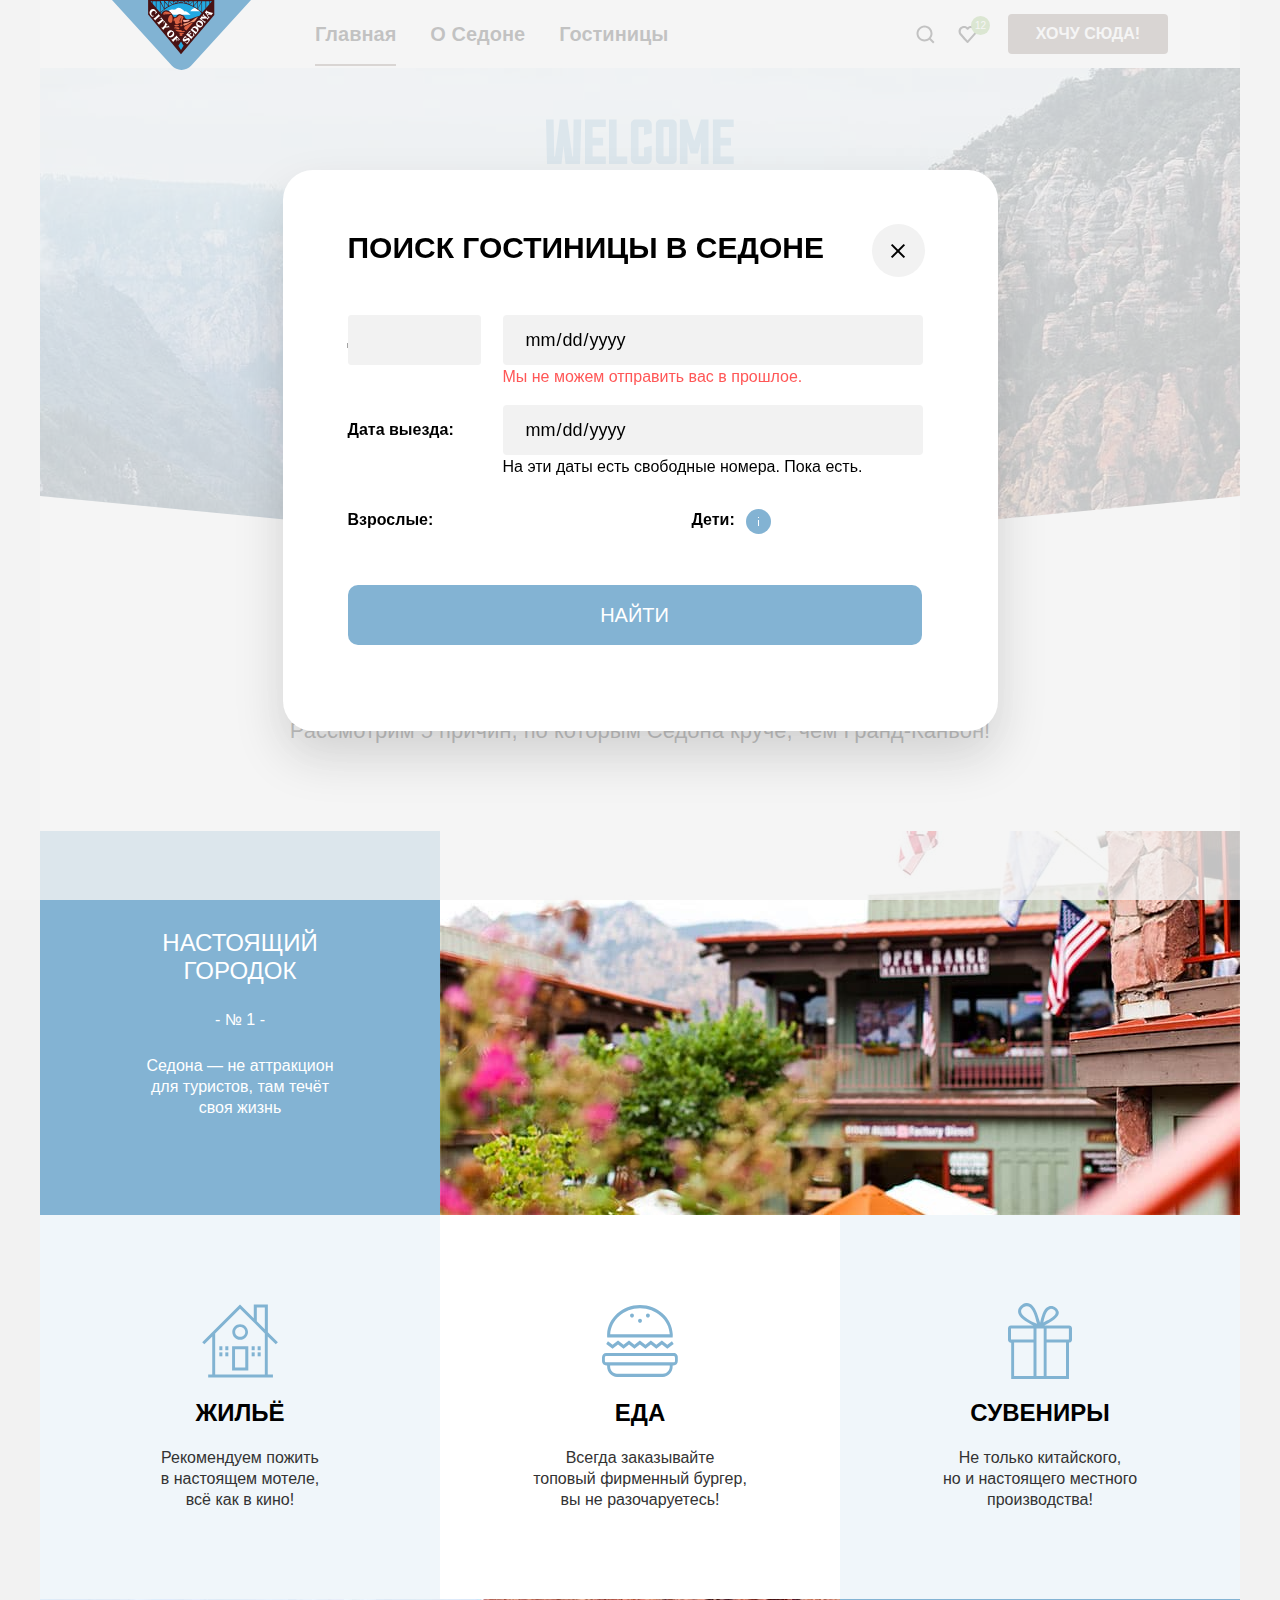
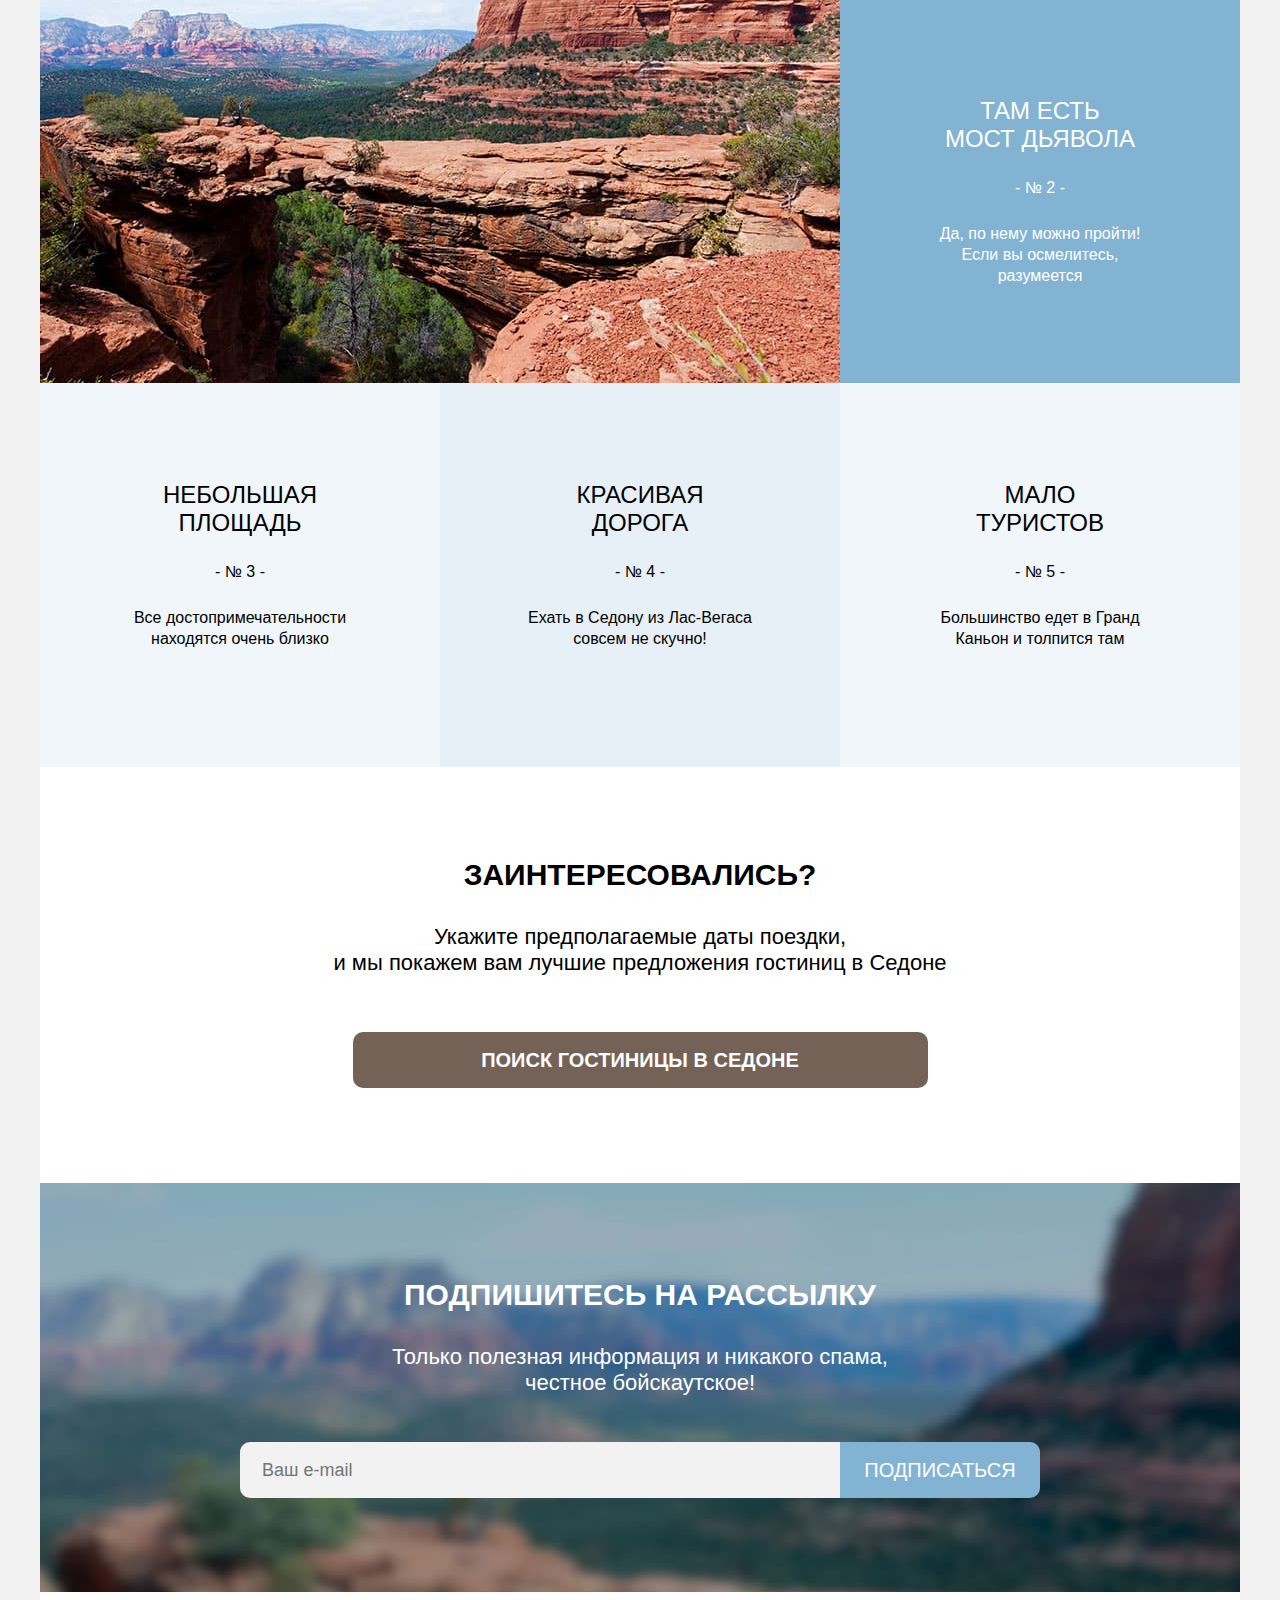
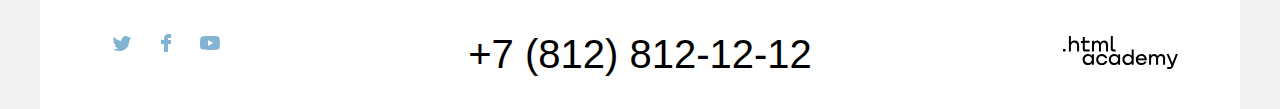
<file: index.html>
<!DOCTYPE html>
<html lang="ru">

<head>
	<meta charset="UTF-8">
	<meta http-equiv="X-UA-Compatible" content="IE=edge">
	<meta name="viewport" content="width=device-width, initial-scale=1.0">
	<link rel="stylesheet" href="css/style.css">
	<title>Sedona</title>
</head>

<body class="page__body">
	<header class="page__header">
		<div class="header__container">
			<nav class="header__nav nav">
				<a href="#" class="logo__link">
					<img src="/img/logo.svg" width="139" height="70" alt="Логотип Sedona.">
				</a>
				<ul class="nav__list">
					<li class="nav__item ">
						<a href="#" class="nav__link nav__link-current">Главная</a>
					</li>
					<li class="nav__item">
						<a href="#" class="nav__link">О Седоне</a>
					</li>
					<li class="nav__item">
						<a href="catalog.html" class="nav__link">Гостиницы</a>
					</li>
				</ul>

				<div class="nav__user">
					<a class="icon__button" href="#">
						<span class="visually-hidden">Поиск</span>
						<svg width="19" height="19" viewBox="0 0 19 19" aria-hidden="true">
							<path
								d="M18.5 17.0083L14.8 13.3287C15.8 12.0359 16.5 10.3453 16.5 8.4558C16.5 4.08011 12.9 0.5 8.5 0.5C4.1 0.5 0.5 4.17956 0.5 8.55525C0.5 12.9309 4.1 16.511 8.5 16.511C10.3 16.511 12 15.9144 13.4 14.8204L17.1 18.5L18.5 17.0083ZM8.5 14.5221C5.2 14.5221 2.5 11.837 2.5 8.55525C2.5 5.27348 5.2 2.5884 8.5 2.5884C11.8 2.5884 14.5 5.27348 14.5 8.55525C14.5 11.837 11.8 14.5221 8.5 14.5221Z" />
						</svg>
					</a>
					<a class="icon__button" href="#">
						<span class="visually-hidden">Избанное</span>
						<span class="icon__button-counter">12</span>
						<svg width="19" height="17" aria-hidden="true" viewBox="0 0 19 17">
							<path
								d="M9.444 17c-.301 0-.602-.1-.802-.4-5.416-6.1-6.72-7.5-7.02-7.9C.92 7.8.519 6.6.519 5.4c0-3 2.406-5.4 5.515-5.4 1.304 0 2.507.5 3.51 1.3C10.547.5 11.851 0 13.054 0c3.008 0 5.516 2.4 5.516 5.4 0 1.3-.502 2.5-1.304 3.4l-7.02 7.9c-.2.2-.401.3-.802.3ZM3.427 7.5c.3.4 3.51 4 6.117 6.9l6.218-7c.501-.5.702-1.2.702-2 0-1.8-1.505-3.3-3.31-3.3-1.002 0-2.005.5-2.707 1.3-.301.3-.602.4-.903.4-.3 0-.602-.2-.802-.4-.702-.8-1.705-1.3-2.708-1.3-1.805 0-3.31 1.5-3.31 3.3-.1.9.302 1.6.703 2.1-.1 0-.1 0 0 0Z" />
						</svg>
					</a>
					<a href="#" class="nav__button button button-secondary">ХОЧУ СЮДА!</a>
				</div>
			</nav>
		</div>
	</header>

	<main class="main__container">
		<div class="main__promo">
			<h1 class="visually-hidden">Туристический город Седона</h1>
		</div>

		<!-- ================ Причины жить в Седоне =============== -->
		<section class="main__reasons reasons">
			<h2 class="visually-hidden">5 причин поехать в Седону</h2>

			<div class="reasons__head">
				<p class="section__title">Седона — небольшой городок в Аризоне, заслуживающий большего!</p>
				<p class="section__description">Рассмотрим 5 причин, по которым Седона круче, чем Гранд-Каньон!</p>
			</div>

			<ol class="reasons__list">
				<li class="reasons__item reasons__item-accent">
					<div class="reasons__description">
						<h3 class="reasons__title">Настоящий <br> городок</h3>
						<p class="reasons__text">Седона — не аттракцион <br>для туристов, там течёт<br> своя жизнь</p>
					</div>
					<img class="reasons__img" src="/img/photo-1.jpg" alt="Фотография городского пейзажа" width="800"
						height="384">

					<ul class="reasons__list-inner">
						<li class="reasons__item-inner reasons__item-inner-house">
							<h4 class="reasons__title">Жильё</h4>
							<p class="reasons__text">Рекомендуем пожить <br> в настоящем мотеле, <br> всё как в кино!</p>
						</li>
						<li class="reasons__item-inner reasons__item-food">
							<h4 class="reasons__title">Еда</h4>
							<p class="reasons__text">Всегда заказывайте <br> топовый фирменный бургер, <br> вы не
								разочаруетесь!</p>
						</li>
						<li class="reasons__item-inner reasons__item-present">
							<h4 class="reasons__title">Сувениры</h4>
							<p class="reasons__text">Не только китайского, <br> но и настоящего местного <br> производства!</p>
						</li>
					</ul>
				</li>

				<li class="reasons__item reasons__item-accent">
					<div class="reasons__description">
						<h3 class="reasons__title">Там есть <br> мост дьявола</h3>
						<p class="reasons__text">Да, по нему можно пройти! <br> Если вы осмелитесь, <br> разумеется</p>
					</div>
					<img class="reasons__img" src="/img/photo-2.jpg" alt="Фотография моста Дьявола" width="800" height="384">
				</li>

				<li class="reasons__item">
					<div class="reasons__description">
						<h3 class="reasons__title">Небольшая <br> площадь</h3>
						<p class="reasons__text">Все достопримечательности <br> находятся очень близко</p>
					</div>
				</li>

				<li class="reasons__item">
					<div class="reasons__description">
						<h3 class="reasons__title">Красивая <br> дорога</h3>
						<p class="reasons__text">Ехать в Седону из Лас-Вегаса <br> совсем не скучно!</p>
					</div>
				</li>

				<li class="reasons__item">
					<div class="reasons__description">
						<h3 class="reasons__title">Мало <br> туристов</h3>
						<p class="reasons__text">Большинство едет в Гранд <br> Каньон и толпится там</p>
					</div>
				</li>
			</ol>
		</section>

		<!--====================== Заинтересовались ========================-->
		<section class="main__interesting interesting">
			<h2 class="visually-hidden">Поиск гостиниц</h2>

			<p class="section__title">Заинтересовались?</p>
			<p class="section__description">Укажите предполагаемые даты поездки, <br> и мы покажем вам лучшие
				предложения гостиниц в Седоне</p>

			<a href="#" class="interesting__button button button-secondary button-large">ПОИСК ГОСТИНИЦЫ В седоне</a>
		</section>

		<!-- ===================== Подпишитесь на рассылку ================= -->
		<section class="main__subscribe subscribe">
			<h2 class="section__title">Подпишитесь на рассылку</h2>
			<p class="section__description">Только полезная информация и никакого спама,<br> честное бойскаутское!</p>

			<form action="https://echo.htmlacademy.ru/" method="post" class="subscribe__form">
				<label class="subscribe__field field">
					<span class="visually-hidden">Ваш e-mail</span>
					<input class="field__input" type="email" name="subscribe__email" placeholder="Ваш e-mail">
				</label>
				<button type="submit" class="subscribe__button button button-large">Подписаться</button>
			</form>
		</section>
	</main>

	<!-- =================== FOOTER ========================================= -->

	<footer class="page__footer footer">
		<ul class="footer__social social">
			<li class="social__item">
				<a class="social__link" href="https://twitter.com/htmlacademy_ru">
					<span class="visually-hidden">Twitter</span>
					<svg xmlns="http://www.w3.org/2000/svg" width="18" height="15" viewBox="0 0 18 15" aria-hidden="true">
						<path
							d="M11.6.194c1.8-.5 3.2.3 3.8 1.2.7-.2 1.4-.5 2.1-.7 0 .9-.6 1.5-.9 1.8.7.1 1.4-.6 1.4-.6-.2 1-1.1 1.8-1.7 2-.2 6.8-3.3 11.2-10.6 11.1h-.5c-.4 0-4.4-.5-5.2-1.9 2.4.2 4.1-.4 5-1.2-1-.3-2.9-.4-3.2-2.9.4.1.6.2 1.3.1-1.3-.8-2.7-1.6-2.6-3.8.3.3 1.1.5 1.4.5-.8-.2-2.1-3.3-1-4.9 1.9 1.9 4 3.6 7.6 3.8.2-2.4 1.2-3.9 3.1-4.5Z" />
					</svg>
				</a>
			</li>
			<li class="social__item">
				<a class="social__link" href="https://www.facebook.com/htmlacademy">
					<span class="visually-hidden">Facebook</span>
					<svg xmlns="http://www.w3.org/2000/svg" width="10" height="18" viewBox="0 0 10 18" aria-hidden="true">
						<path d="M7 0C4.8 0 3 1.8 3 4v2H0v4h3v8h4v-8h3V6H7V4h3V0H7Z" />
					</svg>
				</a>
			</li>
			<li class="social__item">
				<a class="social__link" href="https://www.youtube.com/c/HTMLAcademyRUS">
					<span class="visually-hidden">Youtube</span>
					<svg xmlns="http://www.w3.org/2000/svg" width="20" height="14" viewBox="0 0 20 14" aria-hidden="true">
						<path fill-rule="evenodd"
							d="M17.814.418c.86.23 1.537.907 1.768 1.768C19.998 3.746 20 7 20 7s0 3.255-.418 4.814a2.505 2.505 0 0 1-1.768 1.768c-1.56.419-7.814.419-7.814.419s-6.255 0-7.814-.418a2.505 2.505 0 0 1-1.768-1.769C0 10.255 0 7 0 7s0-3.255.418-4.814A2.505 2.505 0 0 1 2.186.418C3.746 0 10 0 10 0s6.255 0 7.814.418Zm-4.62 6.583-5.196 3V4l5.196 3Z"
							clip-rule="evenodd" />
					</svg>
				</a>
			</li>
		</ul>

		<a href="tel:88128121212" class="footer__phone">+7 (812) 812-12-12</a>

		<a href="https://htmlacademy.ru/" class="footer__logo">
			<span class="visually-hidden">Разработано HTML Academy</span>
			<svg class="footer__logo-img" width="115" height="33" viewBox="0 0 115 33" aria-hidden="true">
				<path
					d="M0 12.9v2.6h2.5v-2.6H0ZM11.6 4.5c-1.6 0-2.8.7-3.6 1.7h-.1V0h-2v15.5h2v-5.3c0-2.1 1.3-3.6 3.3-3.6 1.8 0 2.9 1.4 2.9 3.2v5.7h2V9.4c.1-3-1.8-4.9-4.5-4.9ZM26.6 4.8h-4.8V1.1h-2v3.8h-1.9v2h1.9v6c0 1.7 1 2.7 2.7 2.7h4.1v-2h-3.7c-.7 0-1.1-.4-1.1-1.1V6.8h4.8v-2ZM41.1 4.6c-1.6 0-2.9.8-3.5 2.1h-.1a3.7 3.7 0 0 0-3.4-2.1c-1.4 0-2.5.8-3.1 1.8h-.1V4.8H29v10.6h2V10c0-2 1-3.5 2.6-3.5 1.5 0 2.4 1 2.4 2.6v6.3h2V9.8c0-2.4 1.4-3.3 2.6-3.3 1.5 0 2.4 1 2.4 2.6v6.3h2V8.9c.1-2.5-1.4-4.3-3.9-4.3ZM47.8 12.7c0 1.7 1 2.7 2.8 2.7h2v-2h-1.7c-.7 0-1.1-.4-1.1-1.1V0h-2v12.7ZM28.9 19.7a4.9 4.9 0 0 0-3.9-1.8c-3.1 0-5.4 2.3-5.4 5.6s2.3 5.6 5.4 5.6c1.8 0 3-.8 3.8-1.9h.1v1.6h2V18.2h-2v1.5Zm-3.6 7.4a3.5 3.5 0 0 1-3.6-3.6c0-2 1.4-3.6 3.6-3.6s3.6 1.6 3.6 3.6c0 1.9-1.4 3.6-3.6 3.6ZM44.2 22c-.5-2.4-2.6-4.1-5.4-4.1a5.4 5.4 0 0 0-5.6 5.6c0 3.1 2.2 5.6 5.6 5.6 2.8 0 4.9-1.8 5.4-4.2h-2.1a3.4 3.4 0 0 1-3.3 2.3 3.5 3.5 0 0 1-3.6-3.6c0-2 1.4-3.6 3.6-3.6 1.6 0 2.8 1 3.3 2.2h2.1V22ZM55.1 19.7a4.9 4.9 0 0 0-3.9-1.8c-3.1 0-5.4 2.3-5.4 5.6s2.3 5.6 5.4 5.6c1.8 0 3-.8 3.8-1.9h.1v1.6h2V18.2h-2v1.5Zm-3.6 7.4a3.5 3.5 0 0 1-3.6-3.6c0-2 1.4-3.6 3.6-3.6s3.6 1.6 3.6 3.6c0 1.9-1.5 3.6-3.6 3.6ZM68.7 19.8a5 5 0 0 0-3.9-1.9c-3.1 0-5.4 2.3-5.4 5.6s2.2 5.6 5.4 5.6c1.7 0 3-.8 3.8-1.8h.1v1.5h2V13.4h-2v6.4Zm-3.6 7.3a3.5 3.5 0 0 1-3.6-3.6c0-2 1.4-3.6 3.6-3.6s3.6 1.6 3.6 3.6c-.1 2-1.5 3.6-3.6 3.6ZM78.3 17.9a5.4 5.4 0 0 0-5.5 5.6c0 3 2.1 5.6 5.5 5.6 2.5 0 4.5-1.3 5.2-3.6h-2.1c-.5 1-1.6 1.6-3 1.6-1.9 0-3.3-1.3-3.4-2.9h8.8c.2-3.6-2-6.3-5.5-6.3Zm0 1.9c1.7 0 3 1 3.3 2.6h-6.5a3.2 3.2 0 0 1 3.2-2.6ZM98.2 17.9a4 4 0 0 0-3.6 2h-.1c-.6-1.2-1.8-2-3.4-2-1.4 0-2.5.7-3.1 1.8v-1.5h-1.9v10.6h2v-5.4c0-2 1-3.4 2.6-3.5 1.5 0 2.4 1 2.4 2.6v6.3h2v-5.6c0-2.4 1.4-3.3 2.6-3.3 1.5 0 2.4 1 2.4 2.6v6.3h2v-6.5c.1-2.6-1.4-4.4-3.9-4.4ZM109.4 27l-3.6-8.9h-2.2l4.8 11.6c-.3.9-.7 1.2-1.7 1.2h-2.5v2h2.5c1.8 0 2.8-.8 3.5-2.6l4.7-12.2h-2.1l-3.4 8.9Z" />
			</svg>
		</a>
	</footer>

	<div class="modal__container">
		<section class="modal modal__booking">
			<h2 class="modal__title section__title">Поиск гостиницы в Седоне</h2>
			<button class="modal__close-button"><span class="visually-hidden">Закрыть</span></button>
			<br>
			<form action="https://echo.htmlacademy.ru/" class="modal__form" method="post">
				<label class="modal__label modal__label-arriving" for="arriving">Дата заезда:</label>
				<input class="modal__input modal__arriving field__input" type="date" name="arriving" required>

				<span class="modal__description modal__description-arriving modal__description-error">Мы не можем отправить
					вас в прошлое.</span>

				<label class="modal__label modal__label-leaving" name="leaving">Дата выезда:</label>
				<input type="date" class="modal__input modal__leaving field__input" name="leaving" required>
				<span class="modal__description modal__description-leaving">На эти даты есть
					свободные номера. Пока
					есть.</span>

				<label class="modal__label modal__label-adults" for="adults">Взрослые:</label>
				<input class="modal__input modal__quantity field__input" type="number" name="adults" required>


				<label class="modal__label modal__label-kids" for="kids">Дети:
					<button class="modal__info">
						<div class="modal__info-active">
							<span class="">Укажите количество детей, которые будут с
								вами, возраст которых от 6 до 18 лет. Дети до 6 лет размещаются бесплатно.
							</span>
						</div>
					</button>
				</label>
				<input type="number" class="modal__input modal__quantity modal__quantity-kids field__input" name="kids"
					required>

				<button type="submit" class="button button-large modal__button">Найти</button>
			</form>
		</section>
	</div>
</body>

</html>
</file>
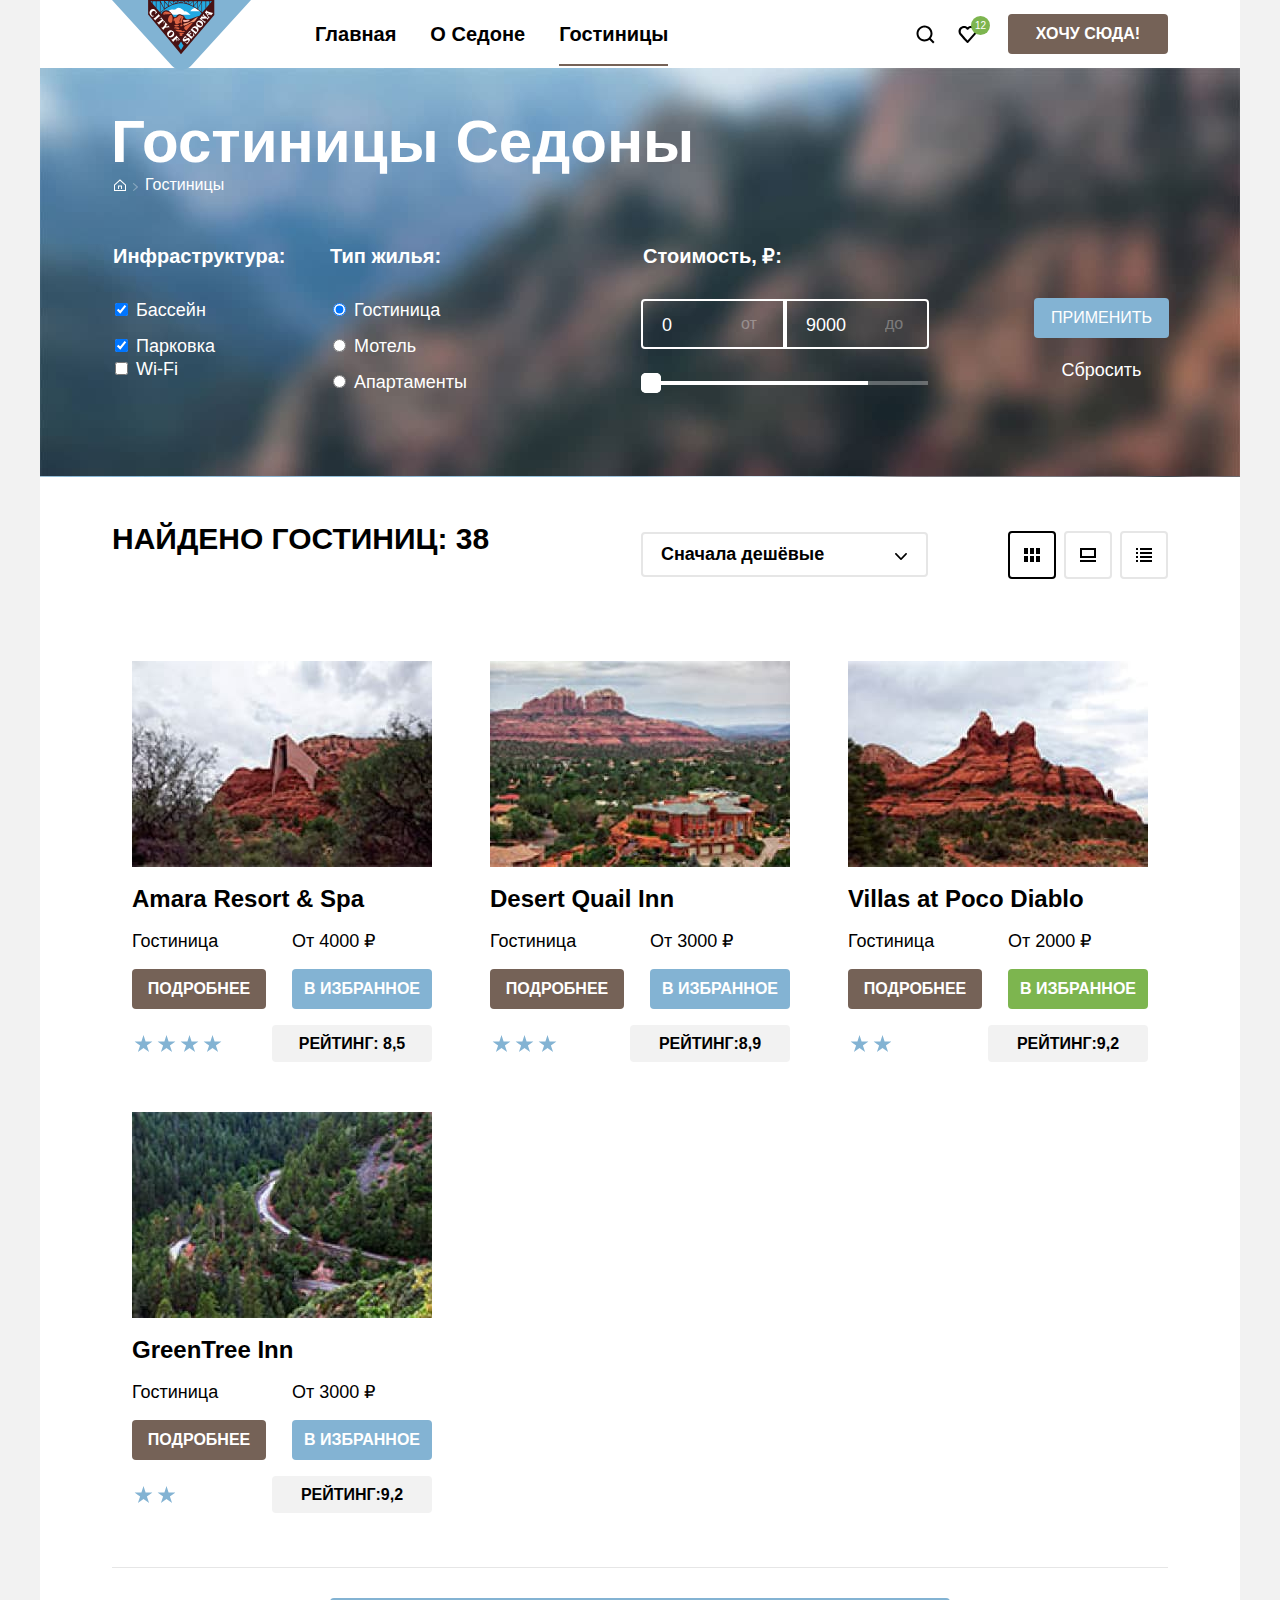
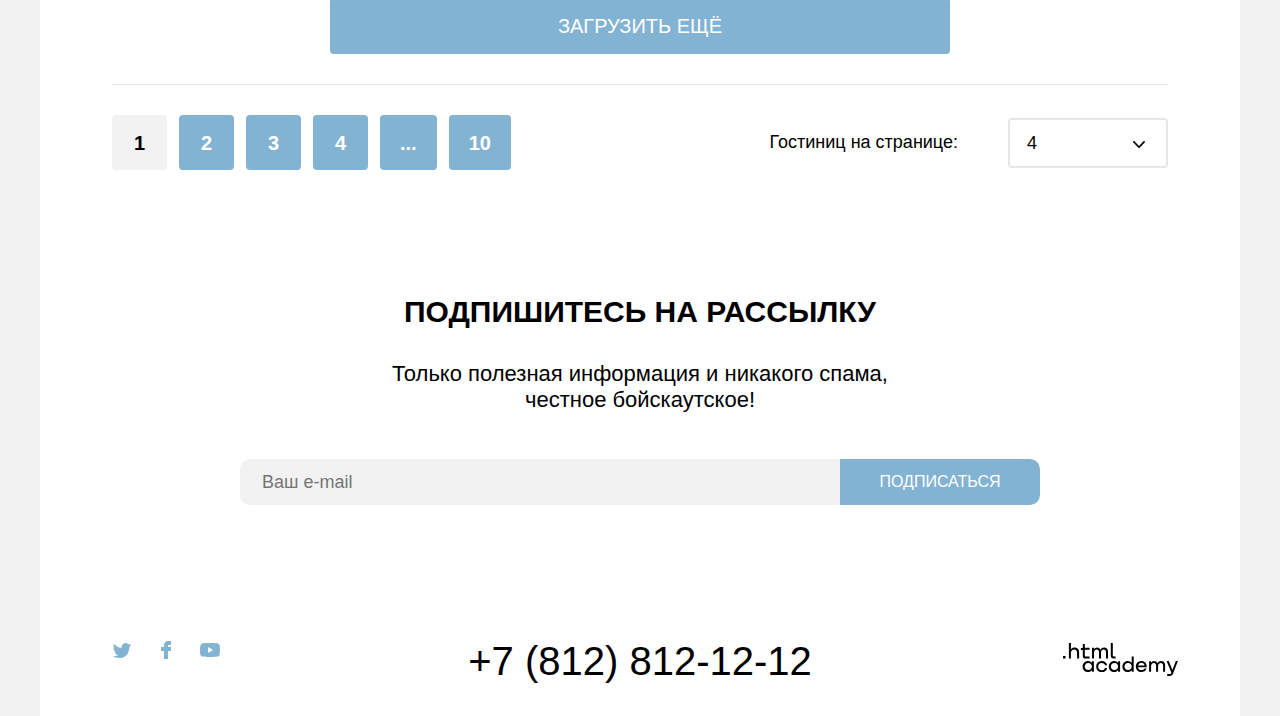
<file: catalog.html>
<!DOCTYPE html>
<html lang="ru">

<head>
	<meta charset="UTF-8">
	<meta http-equiv="X-UA-Compatible" content="IE=edge">
	<meta name="viewport" content="width=device-width, initial-scale=1.0">
	<link rel="stylesheet" href="css/style.css">
	<title>Гостиницы Седоны</title>
</head>

<body class="page__body">
	<header class="page__header">
		<div class="header__container">
			<nav class="header__nav nav">
				<a href="#" class="logo__link">
					<img src="/img/logo.svg" width="139" height="70" alt="Логотип Sedona.">
				</a>
				<ul class="nav__list">
					<li class="nav__item ">
						<a href="#" class="nav__link">Главная</a>
					</li>
					<li class="nav__item">
						<a href="#" class="nav__link">О Седоне</a>
					</li>
					<li class="nav__item">
						<a href="catalog.html" class="nav__link nav__link-current">Гостиницы</a>
					</li>
				</ul>

				<div class="nav__user">
					<a class="icon__button" href="#">
						<span class="visually-hidden">Поиск</span>
						<svg width="19" height="19" viewBox="0 0 19 19" aria-hidden="true">
							<path
								d="M18.5 17.0083L14.8 13.3287C15.8 12.0359 16.5 10.3453 16.5 8.4558C16.5 4.08011 12.9 0.5 8.5 0.5C4.1 0.5 0.5 4.17956 0.5 8.55525C0.5 12.9309 4.1 16.511 8.5 16.511C10.3 16.511 12 15.9144 13.4 14.8204L17.1 18.5L18.5 17.0083ZM8.5 14.5221C5.2 14.5221 2.5 11.837 2.5 8.55525C2.5 5.27348 5.2 2.5884 8.5 2.5884C11.8 2.5884 14.5 5.27348 14.5 8.55525C14.5 11.837 11.8 14.5221 8.5 14.5221Z" />
						</svg>
					</a>
					<a class="icon__button" href="#">
						<span class="visually-hidden">Избанное</span>
						<span class="icon__button-counter">12</span>
						<svg width="19" height="17" aria-hidden="true" viewBox="0 0 19 17">
							<path
								d="M9.444 17c-.301 0-.602-.1-.802-.4-5.416-6.1-6.72-7.5-7.02-7.9C.92 7.8.519 6.6.519 5.4c0-3 2.406-5.4 5.515-5.4 1.304 0 2.507.5 3.51 1.3C10.547.5 11.851 0 13.054 0c3.008 0 5.516 2.4 5.516 5.4 0 1.3-.502 2.5-1.304 3.4l-7.02 7.9c-.2.2-.401.3-.802.3ZM3.427 7.5c.3.4 3.51 4 6.117 6.9l6.218-7c.501-.5.702-1.2.702-2 0-1.8-1.505-3.3-3.31-3.3-1.002 0-2.005.5-2.707 1.3-.301.3-.602.4-.903.4-.3 0-.602-.2-.802-.4-.702-.8-1.705-1.3-2.708-1.3-1.805 0-3.31 1.5-3.31 3.3-.1.9.302 1.6.703 2.1-.1 0-.1 0 0 0Z" />
						</svg>
					</a>
					<a href="#" class="nav__button button button-secondary">ХОЧУ СЮДА!</a>
				</div>
			</nav>
		</div>
	</header>

	<!-- ==============MAIN============================= -->
	<main class="main__container main__catalog">
		<div class="catalog__header-image">
			<div class="page__container-catalog">
				<!-- ============ШАПКА КАТАЛОГА============ -->
				<section class="catalog__header">
					<h1 class="catalog__title">Гостиницы Седоны</h1>
					<ul class="catalog__breadcrumbs">
						<li class="breadcrumbs__item">
							<a href="/index.html" class="breadcrumbs__link breadcrumbs__link-home">
								<span class="visually-hidden">Главная</span>
							</a>
						</li>
						<li class="breadcrumbs__item">
							<a href="#" class="breadcrumbs__link">Гостиницы</a>
						</li>
					</ul>
				</section>

				<!-- ============ФИЛЬТРЫ КАТАЛОГА ====================-->
				<section class="catalog__filter">
					<h2 class="visually-hidden">Выбор гостиницы</h2>

					<form action="https://echo.htmlacademy.ru/" class="filter__form" method="get">

						<!-- ======= ФИЛЬТР ИНФРАСТРУКТУРА ============= -->
						<fieldset class="filter__group">
							<legend class="filter__title">Инфраструктура:</legend>

							<ul class="filter__list">
								<li class="filter__item">
									<label class="facility">
										<input type="checkbox" name="swimming-pool" class="filter__input" checked>
										<span class="facility__label">Бассейн</span>
									</label>
								</li>
								<li class="facility__item">
									<label class="facility">
										<input type="checkbox" name="parking" class="filter__input" checked>
										<span class="facility__label">Парковка</span>
									</label>
								</li>
								<li class="facility__item">
									<label class="facility">
										<input type="checkbox" name="wi-fi" class="filter__input">
										<span class="facility__label">Wi-Fi</span>
									</label>
								</li>
							</ul>
						</fieldset>

						<!-- =======ФИЛЬТР ТИП ЖИЛЬЯ ================ -->
						<fieldset class="filter__group">
							<legend class="filter__title">Тип жилья:</legend>

							<ul class="filter__list">
								<li class="filter__item">
									<label class="type">
										<input type="radio" name="hotel" class="filter__input" checked>
										<span class="type__label">Гостиница</span>
									</label>
								</li>
								<li class="filter__item">
									<label class="type">
										<input type="radio" name="motel" class="filter__input">
										<span class="type__label">Мотель</span>
									</label>
								</li>
								<li class="filter__item">
									<label class="type">
										<input type="radio" name="apartaments" class="filter__input">
										<span class="facility__label">Апартаменты</span>
									</label>
								</li>
							</ul>
						</fieldset>

						<!-- ==========ФИЛЬТР СТОИМОСТЬ ================= -->
						<fieldset class="filter__group filter__group-price">
							<legend class="filter__title">Стоимость, ₽:</legend>

							<div class="filter__range range">
								<label class="range__field">
									<span class="range__title">от</span>
									<input class="range__input" type="number" name="min-price" value="0" min="0" max="10000">
								</label>

								<label class="range__field">
									<span class="range__title">до</span>
									<input class="range__input" type="number" name="max-price" value="9000" min="0" max="10000">
								</label>

								<div class="range__slider slider">
									<div class="slider__bar">
										<button class='slider__pin' type="button">
											<span class="visually-hidden">Минимальная стоимость гостиницы</span>
										</button>
										<button class='slider__pin' type="button">
											<span class="visually-hidden">Максимальная стоимость гостиницы</span>
										</button>
									</div>
								</div>
							</div>
						</fieldset>

						<div class="filter__buttons">
							<button class="button" type="submit">Применить</button>
							<button class="filter__reset" type="reset">Сбросить</button>
						</div>
					</form>
				</section>
			</div>
		</div>


		<section class="catalog">
			<h2 class="visually-hidden">Результаты поиска</h2>

			<!-- ==================ШАПКА НАЙДЕНО ГОСТИНИЦ ================== -->
			<div class="catalog__sorting">
				<p class="section__title sorting__title">Найдено гостиниц: 38</p>

				<h3 class="visually-hidden">Сортировка и отображение</h3>

				<details class="select catalog__select">
					<summary class="select__button">Сначала дешёвые</summary>

					<ul class="select__list">
						<li class="select__item select__item-active">
							<a href="#" class="select__option">Сначала дешёвые</a>
						</li>
						<li class="select__item">
							<a href="#" class="select__option">Сначала дорогие</a>
						</li>
						<li class="select__item">
							<a href="#" class="select__option">Сначала популярные</a>
						</li>
						<li class="select__item">
							<a href="#" class="select__option">Сначала комфортные</a>
						</li>
					</ul>
				</details>

				<ul class="view">
					<li class="view__item view__item-active">
						<a href="#" class="view__link view__link-cards">
							<span class="visually-hidden">Плитка</span>
						</a>
					</li>
					<li class="view__item">
						<a href="#" class="view__link view__link-slides">
							<span class="visually-hidden">По одному</span>
						</a>
					</li>
					<li class="view__item">
						<a href="#" class="view__link view__link-list">
							<span class="visually-hidden">Список</span>
						</a>
					</li>
				</ul>
			</div>


			<!-- ==================== ИНТЕРНЕТ-МАГАЗИН ====================== -->
			<div class="card__list">
				<h3 class="visually-hidden">Предлагаемый список гостиниц</h3>

				<article class="card__item">
					<a href="#" class="card__link">
						<h4 class="card__title">Amara Resort & Spa</h4>
					</a>

					<img src="/img/hotel-1-1 (1).jpg" alt="Изображение гостиницы Amara Resort & Spa." class="card__img"
						width="300" height="206">

					<p class="card__subtitle">
						<span class="card__type">Гостиница</span>
						<span class="card__price">От 4000 ₽</span>
					</p>

					<a href="#" class="card__details button button-secondary">Подробнее</a>
					<a href="#" class="card__liked button">В избранное</a>

					<p class="card__stars stars-four">
						<span class="visually-hidden">4 звезды</span>
					</p>
					<p class="card__rating">Рейтинг: 8,5</p>
				</article>

				<article class="card__item">
					<a href="" class="card__link">
						<h4 class="card__title">
							Desert Quail Inn
						</h4>
					</a>

					<img src="/img/hotel-1-2 (1).jpg" alt="Изображение гостиницы Desert Quail Inn." class="card__img"
						width="300" height="206">

					<p class="card__subtitle">
						<span class="card__type">Гостиница</span>
						<span class="card__price">От 3000 ₽</span>
					</p>

					<a href="#" class="card__details button button-secondary">Подробнее</a>
					<a href="#" class="card__liked button">В избранное</a>

					<p class="card__stars stars-three">
						<span class="visually-hidden">3 звезды</span>
					</p>
					<p class="card__rating">Рейтинг:8,9</p>
				</article>


				<article class="card__item">
					<a href="" class="card__link">
						<h4 class="card__title">
							Villas at Poco Diablo
						</h4>
					</a>

					<img src="/img/hotel-1-3 (1).jpg" alt="Изображение гостиницы Villas at Poco Diablo." class="card__img"
						width="300" height="206">

					<p class="card__subtitle">
						<span class="card__type">Гостиница</span>
						<span class="card__price">От 2000 ₽</span>
					</p>

					<a href="#" class="card__details button button-secondary">Подробнее</a>
					<a href="#" class="card__liked button button__success">В избранное</a>

					<p class="card__stars stars-two">
						<span class="visually-hidden">2 звезды</span>
					</p>
					<p class="card__rating">Рейтинг:9,2</p>
				</article>

				<article class="card__item">
					<a href="" class="card__link">
						<h4 class="card__title">
							GreenTree Inn
						</h4>
					</a>

					<img src="/img/hotel-1 (1).jpg" alt="Изображение гостиницы GreenTree Inn." class="card__img" width="300"
						height="206">

					<p class="card__subtitle">
						<span class="card__type">Гостиница</span>
						<span class="card__price">От 3000 ₽</span>
					</p>

					<a href="#" class="card__details button button-secondary">Подробнее</a>
					<a href="#" class="card__liked button">В избранное</a>

					<p class="card__stars stars-two">
						<span class="visually-hidden">2 звезды</span>
					</p>
					<p class="card__rating">Рейтинг:9,2</p>
				</article>

			</div>

			<!-- ================ ПАГИНАЦИЯ ============================== -->
			<div class="pagination">
				<button class="button button-large pagination__button" type="button">Загрузить
					ещё</button>

				<div class="pagination__nav">
					<h3 class="visually-hidden">Список страниц</h3>

					<ul class="pagination__list">
						<li class="pagination__item pagination__item-active">
							<a class="pagination__link" href="#">1</a>
						</li>
						<li class="pagination__item">
							<a class="pagination__link" href="#">2</a>
						</li>
						<li class="pagination__item">
							<a class="pagination__link" href="#">3</a>
						</li>
						<li class="pagination__item">
							<a class="pagination__link" href="#">4</a>
						</li>
						<li class="pagination__item">
							<a class="pagination__link" href="#">...</a>
						</li>
						<li class="pagination__item">
							<a class="pagination__link" href="#">10</a>
						</li>
					</ul>

					<div class="pagination__select">
						<p class="pagination__select-text">Гостиниц на странице:</p>

						<details class="select">
							<summary class="select__button select__button-pagination">4</summary>

							<ul class="select__menu">
								<li class="select__item select__item-active">
									<a href="#" class="select__option">5</a>
								</li>
								<li class="select__item">
									<a href="#" class="select__option">6</a>
								</li>
								<li class="select__item">
									<a href="#" class="select__option">9</a>
								</li>
								<li class="select__item">
									<a href="#" class="select__option">12</a>
								</li>
							</ul>
						</details>
					</div>
				</div>
			</div>
		</section>

		<!-- =================ПОДПИСАТЬСЯ =================== -->
		<section class="catalog__subscribe subscribe">
			<h2 class="section__title">Подпишитесь на рассылку</h2>
			<p class='section__description'>Только полезная информация и никакого спама, <br> честное бойскаутское!</p>

			<form action="https://echo.htmlacademy.ru/" method="post" class="subscribe__form">

				<label class="subscribe__field field">
					<span class="visually-hidden">Ваш e-mail</span>
					<input class="field__input" type="email" name="subscribe__email" placeholder="Ваш e-mail">
				</label>
				<button type="submit" class="subscribe__button button">Подписаться</button>
			</form>
		</section>
	</main>

	<!-- ================FOOTER ========================== -->
	<footer class="page__footer footer">
		<ul class="footer__social social">
			<li class="social__item">
				<a class="social__link" href="https://twitter.com/htmlacademy_ru">
					<span class="visually-hidden">Twitter</span>
					<svg xmlns="http://www.w3.org/2000/svg" width="18" height="15" viewBox="0 0 18 15" aria-hidden="true">
						<path
							d="M11.6.194c1.8-.5 3.2.3 3.8 1.2.7-.2 1.4-.5 2.1-.7 0 .9-.6 1.5-.9 1.8.7.1 1.4-.6 1.4-.6-.2 1-1.1 1.8-1.7 2-.2 6.8-3.3 11.2-10.6 11.1h-.5c-.4 0-4.4-.5-5.2-1.9 2.4.2 4.1-.4 5-1.2-1-.3-2.9-.4-3.2-2.9.4.1.6.2 1.3.1-1.3-.8-2.7-1.6-2.6-3.8.3.3 1.1.5 1.4.5-.8-.2-2.1-3.3-1-4.9 1.9 1.9 4 3.6 7.6 3.8.2-2.4 1.2-3.9 3.1-4.5Z" />
					</svg>
				</a>
			</li>
			<li class="social__item">
				<a class="social__link" href="https://www.facebook.com/htmlacademy">
					<span class="visually-hidden">Facebook</span>
					<svg xmlns="http://www.w3.org/2000/svg" width="10" height="18" viewBox="0 0 10 18" aria-hidden="true">
						<path d="M7 0C4.8 0 3 1.8 3 4v2H0v4h3v8h4v-8h3V6H7V4h3V0H7Z" />
					</svg>
				</a>
			</li>
			<li class="social__item">
				<a class="social__link" href="https://www.youtube.com/c/HTMLAcademyRUS">
					<span class="visually-hidden">Youtube</span>
					<svg xmlns="http://www.w3.org/2000/svg" width="20" height="14" viewBox="0 0 20 14" aria-hidden="true">
						<path fill-rule="evenodd"
							d="M17.814.418c.86.23 1.537.907 1.768 1.768C19.998 3.746 20 7 20 7s0 3.255-.418 4.814a2.505 2.505 0 0 1-1.768 1.768c-1.56.419-7.814.419-7.814.419s-6.255 0-7.814-.418a2.505 2.505 0 0 1-1.768-1.769C0 10.255 0 7 0 7s0-3.255.418-4.814A2.505 2.505 0 0 1 2.186.418C3.746 0 10 0 10 0s6.255 0 7.814.418Zm-4.62 6.583-5.196 3V4l5.196 3Z"
							clip-rule="evenodd" />
					</svg>
				</a>
			</li>
		</ul>

		<a href="tel:88128121212" class="footer__phone">+7 (812) 812-12-12</a>

		<a href="https://htmlacademy.ru/" class="footer__logo">
			<span class="visually-hidden">Разработано HTML Academy</span>
			<svg class="footer__logo-img" width="115" height="33" viewBox="0 0 115 33" aria-hidden="true">
				<path
					d="M0 12.9v2.6h2.5v-2.6H0ZM11.6 4.5c-1.6 0-2.8.7-3.6 1.7h-.1V0h-2v15.5h2v-5.3c0-2.1 1.3-3.6 3.3-3.6 1.8 0 2.9 1.4 2.9 3.2v5.7h2V9.4c.1-3-1.8-4.9-4.5-4.9ZM26.6 4.8h-4.8V1.1h-2v3.8h-1.9v2h1.9v6c0 1.7 1 2.7 2.7 2.7h4.1v-2h-3.7c-.7 0-1.1-.4-1.1-1.1V6.8h4.8v-2ZM41.1 4.6c-1.6 0-2.9.8-3.5 2.1h-.1a3.7 3.7 0 0 0-3.4-2.1c-1.4 0-2.5.8-3.1 1.8h-.1V4.8H29v10.6h2V10c0-2 1-3.5 2.6-3.5 1.5 0 2.4 1 2.4 2.6v6.3h2V9.8c0-2.4 1.4-3.3 2.6-3.3 1.5 0 2.4 1 2.4 2.6v6.3h2V8.9c.1-2.5-1.4-4.3-3.9-4.3ZM47.8 12.7c0 1.7 1 2.7 2.8 2.7h2v-2h-1.7c-.7 0-1.1-.4-1.1-1.1V0h-2v12.7ZM28.9 19.7a4.9 4.9 0 0 0-3.9-1.8c-3.1 0-5.4 2.3-5.4 5.6s2.3 5.6 5.4 5.6c1.8 0 3-.8 3.8-1.9h.1v1.6h2V18.2h-2v1.5Zm-3.6 7.4a3.5 3.5 0 0 1-3.6-3.6c0-2 1.4-3.6 3.6-3.6s3.6 1.6 3.6 3.6c0 1.9-1.4 3.6-3.6 3.6ZM44.2 22c-.5-2.4-2.6-4.1-5.4-4.1a5.4 5.4 0 0 0-5.6 5.6c0 3.1 2.2 5.6 5.6 5.6 2.8 0 4.9-1.8 5.4-4.2h-2.1a3.4 3.4 0 0 1-3.3 2.3 3.5 3.5 0 0 1-3.6-3.6c0-2 1.4-3.6 3.6-3.6 1.6 0 2.8 1 3.3 2.2h2.1V22ZM55.1 19.7a4.9 4.9 0 0 0-3.9-1.8c-3.1 0-5.4 2.3-5.4 5.6s2.3 5.6 5.4 5.6c1.8 0 3-.8 3.8-1.9h.1v1.6h2V18.2h-2v1.5Zm-3.6 7.4a3.5 3.5 0 0 1-3.6-3.6c0-2 1.4-3.6 3.6-3.6s3.6 1.6 3.6 3.6c0 1.9-1.5 3.6-3.6 3.6ZM68.7 19.8a5 5 0 0 0-3.9-1.9c-3.1 0-5.4 2.3-5.4 5.6s2.2 5.6 5.4 5.6c1.7 0 3-.8 3.8-1.8h.1v1.5h2V13.4h-2v6.4Zm-3.6 7.3a3.5 3.5 0 0 1-3.6-3.6c0-2 1.4-3.6 3.6-3.6s3.6 1.6 3.6 3.6c-.1 2-1.5 3.6-3.6 3.6ZM78.3 17.9a5.4 5.4 0 0 0-5.5 5.6c0 3 2.1 5.6 5.5 5.6 2.5 0 4.5-1.3 5.2-3.6h-2.1c-.5 1-1.6 1.6-3 1.6-1.9 0-3.3-1.3-3.4-2.9h8.8c.2-3.6-2-6.3-5.5-6.3Zm0 1.9c1.7 0 3 1 3.3 2.6h-6.5a3.2 3.2 0 0 1 3.2-2.6ZM98.2 17.9a4 4 0 0 0-3.6 2h-.1c-.6-1.2-1.8-2-3.4-2-1.4 0-2.5.7-3.1 1.8v-1.5h-1.9v10.6h2v-5.4c0-2 1-3.4 2.6-3.5 1.5 0 2.4 1 2.4 2.6v6.3h2v-5.6c0-2.4 1.4-3.3 2.6-3.3 1.5 0 2.4 1 2.4 2.6v6.3h2v-6.5c.1-2.6-1.4-4.4-3.9-4.4ZM109.4 27l-3.6-8.9h-2.2l4.8 11.6c-.3.9-.7 1.2-1.7 1.2h-2.5v2h2.5c1.8 0 2.8-.8 3.5-2.6l4.7-12.2h-2.1l-3.4 8.9Z" />
			</svg>
		</a>
	</footer>
</body>

</html>
</file>
<file: css/style.css>
@font-face {
	font-family: "PT Sans", Arial, sans-serif;
	src: local("PT Sans"), url("/fonts/ptsans-400.woff2") format("woff2");
	font-weight: 400;
	font-style: normal;
	font-display: swap;
}
@font-face {
	font-family: "PT Sans", Arial, sans-serif;
	src: local("PT Sans"), url("/fonts/ptsans-700.woff2") format("woff2");
	font-weight: 700;
	font-style: normal;
	font-display: swap;
}
*,
*::before,
*::after {
	box-sizing: border-box;
}
img {
	max-width: 100%;
	height: auto;
}

.visually-hidden {
	position: absolute;
	width: 1px;
	height: 1px;
	margin: -1px;
	padding: 0;
	border: 0;
	clip: rect(0 0 0 0);
	overflow: hidden;
}

html {
	height: 100%;
	font-family: "PT Sans", sans-serif;
	font-weight: 700;
	background: #f2f2f2;
}

body {
	min-height: 100%;
	background-color: #fff;
	color: #000;
	margin: 0 auto;
	display: flex;
	flex-direction: column;
	width: 1200px;
}


/* ---------COMMON ------------ */
li {
	list-style: none;
}
ul,
ol {
	margin: 0;
	padding: 0;
}
a {
	text-decoration: none;
	color: inherit;
}

input::-webkit-outer-spin-button,
input::-webkit-inner-spin-button {
    display: none; 
    -webkit-appearance: none;
	 -moz-appearance: textfield;
    margin: 0;
}

input[type="number"]{
	-moz-appearance: textfield;
}

input[type=date]::-webkit-calendar-picker-indicator {
	display: none;
}

/* ======Button ============= */
.button {
	display: inline-block;
	padding: 9px 15px 10px;

	background-color: #83b3d3;
	color: #fff;
	border: none;
	border-radius: 4px;

	font-family: inherit;
	font-size: 16px;
	line-height: 21px;
	text-align: center;
	text-transform: uppercase;
	text-decoration: none;
}

.button:hover {
	background-color: #68a2ca;
}

.button:active {
	color: rgba(255, 255, 255, 0.3);
	background-color: #68a2ca;
	outline: none;
}

.button:focus:not(:active) {
	background-color: #68a2ca;
	outline: #615048 3px solid;
	outline-offset: none;
}

.button-secondary {
	background-color: #756257;
}

.button-secondary:hover {
	background-color: #615048;
}

.button-secondary:active {
	background-color: #615048;
}

.button-secondary:focus:not(:active) {
	background-color: #615048;
	outline: #83b3d3 3px solid;
}

.button-large {
	padding: 18px 16px 17px;
	border-radius: 10px;
	font-size: 20px;
}

.button__success {
	background-color: #7db54f;
}

.button__success:focus:not(:active),
.button__success:hover {
	background-color: #6c9e42;
}

.button__success:active {
	color: rgba(255, 255, 255, 0.3);
}



/* ============Icon Button ================ */
.icon__button {
	position: relative;
	display: grid;
	place-content: center;
	width: 42px;
	height: 42px;
	fill: #000000;
	background-repeat: no-repeat;
	background-position: 50% 50%;
}

.icon__button:hover {
	fill: #756257;
}

.icon__button:active {
	fill: rgba(117, 98, 87, 0.3);
}

.icon__button-counter {
	position: absolute;
	width: 19px;
	height: 19px;
	padding: 0 4px;
	font-size: 10px;
	font-weight: 400;
	line-height: 20px;
	text-align: center;
	right: -2px;
	top: 3px;
	color: #fff;
	border-radius: 50%;
	background-color: rgba(125, 181, 79, 1);
}

.icon__button[href]:active .icon__button-counter {
	color: rgba(255, 255, 255, 0.3);
}



/* ==========Field ==================== */
.field {
	display: flex;
}

.field__input {
	width: 100%;
	padding: 8px 20px;
	background-color: #f2f2f2;
	border: 2px solid transparent;
	border-radius: 4px;
	font-family: inherit;
	font-weight: 400;
	font-size: 18px;
	line-height: 26px;
}

.field__input:hover {
	background-color: #e6e6e6;
}

.field__input:focus {
	background-color: #e6e6e6;
	outline: 3px solid #83b3d3;
}

.field__input-error {
	background-color: #fff;
	border: 2px solid #ff5757;
}


/* -----PAGE---------------------- */
.main__index {
	flex-grow: 1;
}

.page__container-catalog {
	padding: 0 71px;
}


/* ========= Section =============== */
.section__title {
	font-size: 30px;
	text-transform: uppercase;
	margin: 0 0 31px;
	line-height: 36px;
	color: #000;
}

.section__description {
	font-weight: 400;
	font-size: 22px;
	margin: 0;
	line-height: 26px;
}


/* ----------HEADER --------------- */
.header__container {
	margin: 0 auto;
	/* max-width: 1060px; */
}

.nav {
	display: flex;
	justify-content: space-between;
	font-size: 20px;
	line-height: 26px;
	background-color: #fff;
	margin: 0 auto;
	padding: 0 72px;
	min-height: 65px;
}

.logo__link {
	margin-right: 47px;
	line-height: 0;
	position: relative;
	z-index: 1;
	margin-bottom: -10px;
}

.logo__link img {
	display: block;
}

.nav__list {
	display: flex;
	flex-wrap: wrap;
	margin: 0;
	padding: 0;
}

.nav__item {
	display: flex;
	position: relative;
	align-items: center;
}

.nav__link {
	display: block;
	padding: 21px 17px;
}

.nav__link-current::after {
	content: "";
	position: absolute;
	right: 17px;
	left: 17px;
	background-color: #756257;
	height: 2px;
	bottom: 2px;
}

.nav__link[href]:hover {
	color: #756257;
}

.nav__link[href]:active {
	color: rgba(117, 98, 87, 0.3);
	border: none;
	outline: none;
}

.nav__user {
	display: flex;
	flex-wrap: wrap;
	justify-content: flex-end;
	align-items: center;
	margin-left: auto;
}

.nav__button {
	min-width: 160px;
	border-radius: 4px;
	margin-left: 20px;
}



/* ----------- MAIN-----------------*/
.main__container {
	flex-grow: 1;
}

.main__promo {
	min-height: 485px;
	background-color: #83b3d3;
	background-image: url(/img/index-background.jpg);
	background-size: cover;
	position: relative;
}

.main__promo::after {
	position: absolute;
	content: "";
	background-image: url(/img/welcome.svg);
	background-size: cover;
	top: 51px;
	left: 371px;
	min-height: 352px;
	min-width: 458px;
}


/* ----------WELCOME--------- */
.index__welcome {
	text-align: center;
	padding-top: 50px;
	padding-bottom: 145px;
}

.img__welcome {
}


/* --------REASONS-------------- */
.reasons {
	text-align: center;
}

.reasons__head {
	padding: 62px 240px 87px;
	position: relative;
}

.reasons__head::before {
	position: absolute;
	content: "";
	background-image: url(/img/white-polygon.svg);
	top: -57px;
	left: 0;
	width: 1200px;
	height: 57px;
}

.reasons__list {
	display: grid;
	grid-template-columns: 1fr 1fr 1fr;
	margin: 0;
	padding: 0;
	list-style-type: none;
	counter-reset: count;
}

.reasons__item {
	display: grid;
	gap: 30px;
	min-height: 384px;
	background: rgba(131, 179, 211, 0.12);
	counter-increment: count;
}

.reasons__item-accent {
	grid-column: 1 / -1;
	grid-template-columns: 1fr 1fr 1fr;
	gap: 0;
	padding: 0;
	color: #fff;
	background: #83b3d3;
}

.reasons__item:not(.reasons__item-accent):nth-child(even) {
	background: rgba(131, 179, 211, 0.2);
}

.reasons__list-inner {
	grid-column: 1 / -1;
	background-color: #fff;
	color: #333333;
}

.reasons__description {
	display: grid;
	align-content: start;
	gap: 26px;
	min-height: 384px;
	padding: 60px;
	padding-top: 98px;
}

.reasons__description::before {
	content: "- № " counter(count) " -";
	font-weight: 400;
}

.reasons__list-inner {
	grid-column: 1/-1;
	display: grid;
	grid-template-columns: 1fr 1fr 1fr;
	margin: 0;
	padding: 0;
	color: #333333;
	background-color: #fff;
	list-style: none;
}

.reasons__item-inner {
	display: grid;
	align-content: start;
	gap: 20px;
	min-height: 384px;
	padding: 60px;
	padding-top: 184px;
	background-repeat: no-repeat;
	background-size: 76px 76px;
	background-position: 50% 88px;
	background-color: rgba(131, 179, 211, 0.12);
}

.reasons__item-inner:nth-child(even) {
	background-color: #fff;
}

.reasons__item-inner-house {
	background-image: url(/img/house.svg);
}

.reasons__item-food {
	background-image: url(/img/burger.svg);
}

.reasons__item-present {
	background-image: url(/img/gift.svg);
}

.reasons__title {
	margin: 0;
	color: #000;
	font-size: 24px;
	line-height: 28px;
	text-transform: uppercase;
}

.reasons__item-accent .reasons__description .reasons__title {
	color: #fff;
}

.reasons__list-inner .reasons__item .reasons__text {
	padding-bottom: 19px;
	padding-left: 15px;
	padding-right: 15px;
}

.reasons__description .reasons__title {
	order: -1;
	font-weight: 400;
}

.reasons__img {
	grid-column: span 2;
	width: 100%;
	height: 0;
	min-height: 100%;
	object-fit: cover;
}

.reasons__item-accent:nth-child(2) .reasons__img {
	order: -1;
}

.reasons__text {
	margin: 0;
	line-height: 21px;
	font-weight: 400;
}


/* -------------INTERESTING		 */
.interesting {
	text-align: center;
	padding: 90px 240px 95px;
}

.interesting__button {
	margin-top: 56px;
	width: 575px;
}


/* ----------------SUBSCRIBE------------ */
.subscribe {
	padding: 94px 200px;
	text-align: center;
	background-color: #83b3d3;
	background: url(/img/background-subscribe.jpg) no-repeat;
	background-size: cover;
}

.subscribe .section__title,
.subscribe .section__description {
	color: #fff;
}

.subscribe__form {
	display: grid;
	grid-template-columns: 1fr 200px;
	margin-top: 46px;
}

.subscribe__field .field__input {
	border-radius: 10px 0 0 10px;
}

.subscribe__button {
	border-radius: 0px 10px 10px 0px;
}


/* ---------CATALOG---------------- */
/* ---------CATALOG-HEADER----------- */
.catalog__header-image {
	background-color: #83b3d3;
	background-image: url(/img/catalog-background.jpg);
	background-size: 100% auto;
	padding-top: 35px;
	padding-bottom: 83px;
}

.catalog__header {
	color: #fff;
}

.catalog__title {
	margin: 0;
	font-size: 60px;
	line-height: 78px;
}

.catalog__breadcrumbs {
	display: flex;
	flex-wrap: wrap;

	font-weight: 400;
	font-size: 16px;
	line-height: 21px;

	margin: 0 0 45px;
	margin-left: -8px;
	margin-top: -10px;
	padding: 0;
}

.breadcrumbs__item + .breadcrumbs-item {
	position: relative;
}

.breadcrumbs__link {
	display: flex;
	padding: 3px 8px;
	border-radius: 4px;
}

.breadcrumbs__link[href]:hover {
	opacity: 0.6;
}

.breadcrumbs__link[href]:active {
	opacity: 0.3;
}

.breadcrumbs__link:focus {
	outline: #83b3d3 3px solid;
	outline-offset: -3px;
}

.breadcrumbs__link-home {
	width: 28px;
	height: 27px;
	position: relative;
	padding-right: 26px;

	background-image: url(/img/icon/home.svg);
	background-repeat: no-repeat;
	background-position: 50% 50%;
}

.breadcrumbs__link-home::after {
	position: absolute;
	content: "";
	background-image: url(/img/icon/right-arrow.svg);
	width: 5px;
	height: 8px;
	opacity: 0.3;
	left: 30px;
	top: 12px;
}


/* ---------CATALOG-filter----------- */

.catalog__filter {
	color: #fff;
}

.filter__form {
	display: grid;
	grid-template-columns: 200px 200px 1fr 223px;
	justify-content: space-between;
	gap: 17px;
}

.filter__title {
	font-size: 20px;
	line-height: 26px;
	margin-bottom: 30px;
}

.filter__group {
	margin: 0;
	padding: 0;
	border: none;
}

.filter__group-price {
	margin-left: 96px;
}

.filter__list {
	font-weight: 400;
	font-size: 18px;
	line-height: 23px;
	margin: 0;
	padding: 0;
}

.filter__buttons {
display: flex;
flex-direction: column;
margin-left: 88px;
}

.filter__item:not(:last-child) {
	margin-bottom: 13px;
}

.filter__control {
	position: relative;
	display: block;
	padding-left: 39px;
}

.filter__item-mark {
	position: absolute;
	width: 20px;
	height: 20px;
	background-color: #fff;
	border: none;
	outline: none;
	border-radius: 4px;
	left: 0px;
}

.filter__control:hover .filter__item-mark {
	background: rgba(255, 255, 255, 0.6);
} 

.filter__control:focus:not(:active) .filter__item-mark {
	background: rgba(255, 255, 255, 0.6);
	outline: 3px solid #83B3D3;
}

.filter__control:active .filter__item-mark {
	background: rgba(255, 255, 255, 0.3);
}

.facility .filter__item-mark  {
	border-radius: 4px;
}

.type .filter__item-mark {
	border-radius: 50%;
}

.filter__input[type="checkbox"]:checked + .filter__item-mark:before {
	position: absolute;
	content: "";
	background-image: url(/img/icon/Check.svg); 
	background-repeat: no-repeat; 
	width: 13px;
	height: 10px;
	left: 4px;
	top: 6px;
}

.filter__input[type="radio"]:checked + .filter__item-mark:before {
	position: absolute;
	content: "";
	background-color: rgba(63, 94, 114, 1); 
	width: 10px;
	height: 10px;
	border-radius: 50%;
	top: 5px;
	left: 5px;
}

.filter__item-name {
	font-weight: 400;
}

/* ================= Price Filter ====================== */

.range {
	display: grid;
	grid-template-columns: 1fr 1fr;
}

.range__field {
	display: grid;
	grid-template-columns: 100px 44px;
	margin-bottom: 32px;
}

.range__input {
	padding-left: 19px;
	padding-top: 14px;
	padding-bottom: 11px;
	color: #fff;
	background-color: transparent;
	font-family: inherit;
	font-size: 18px;
	grid-column: -1/1;
	grid-row: 1;
	border: 2px solid #fff;
}

.range__input:hover {
	border-color: rgba(255, 255, 255, 0.6);
}

.range__input:focus:not(:active) {
	box-shadow: 0px 0px 0px 3px #81B3D2;
	outline: none;
}

.range__input:active {
	outline: none;
	background: #756257;
}

.range__input[name="min-price"]{
	border-top-left-radius: 4px;
	border-bottom-left-radius: 4px;
}

.range__input[name="max-price"]{
	border-top-right-radius: 4px;
	border-bottom-right-radius: 4px;
}

.range__title {
	opacity: 0.3;
	z-index: 1;
	grid-column: 2/-1;
	grid-row: 1;
	align-self: center;
	font-weight: 400;
}

.range__slider {
	grid-column: 1/-1;
	
}

.slider {
	width: 287px;
	background-color: rgba(255, 255, 255, 0.3);
	height: 4px;
	position: relative;
}

.slider__bar {
	position: absolute;
	height: 4px;
	background-color: rgba(255, 255, 255, 1);
	width: 227px;
}

.slider__pin {
	position: absolute;
	width: 20px;
	height: 20px;
	border-radius: 5px;
	background-color: #fff;
	top: -8px;
	border: none;
	cursor: pointer;
}

.slider__pin:hover{
	box-shadow: 0px 4px 10px rgba(0, 0, 0, 0.25);
}

.slider__pin:focus:not(:active) {
outline: 3px solid #83B3D3;
box-shadow: 0px 4px 10px rgba(0, 0, 0, 0.25);
}

.slider__pin:active {
outline: 2px solid #83B3D3;
box-shadow: 0px 7px 15px rgba(0, 0, 0, 0.4);
}

.pin__max {
	right: -10px;
}

.filter__slider {
	width: 287px;
}

.filter__price {
}

.filter__buttons .button {
	margin-top: 55px;
	margin-bottom: 20px;
}

.filter__reset {
	align-self: center;
	font-weight: 400;
	font-size: 18px;
	line-height: 23px;
	
	color: #fff;
	background-color: transparent;
	border-style: none;
}

.filter__reset:hover {
	opacity: 0.6;
}

.filter__reset:focus:not(:active) {
	outline: 3px solid #83B3D3;
	border-radius: 4px;
	padding: 2px 10px;
}

.filter__reset:active {
	opacity: 0.3;
}

.catalog {
	padding: 0 72px;
}

.filter__founded {
	font-size: 30px;
	line-height: 39px;
	text-transform: uppercase;
}

.catalog__sorting {
	display: grid;
	grid-template-columns: 1fr 287px max-content;
	align-items: center;
	gap: 80px;
	padding: 44px 0 53px;
}

.select {
	position: relative;
	z-index: 1;
}

.select__button {
	display: grid;
	grid-template-columns: 1fr 50px;
	padding: 10px 18px;
	padding-right: 0;
	border: 2px solid #E6E6E6;
	border-radius: 4px;
	font-size: 18px;
	cursor: default;
	user-select: none;
}

.select__button::-webkit-details-marker {
	display: none;
}

.select__button::after {
	content: "";
	position: absolute;
	background-image: url(/img/icon/selector-down.svg);
	width: 12px;
	height: 7px;
	background-repeat: no-repeat;
	right: 21px;
	top: 21px;
}

.select__button-pagination {
	width: 160px;
	padding: 13px 133px 12px 17px;
	font-size: 18px;
	font-weight: 400;
	position: relative;
}

.select__button:hover:not(:active){
	outline: #83B3D3 2px solid;
}

.select__button:active{
	color: rgba(230, 230, 230, 1);
}

.select__button:focus:not(:active){
	outline: none;
	border-color: #83B3D3;
}

.select__button:active:after{
	opacity: 0.3;
}

.select[open] .select__button:after{
	transform: rotate(180deg);
}

.select__list {
	position: absolute;
	top: 100%;
	right: 0;
	left: 0;

	margin: 0;
	padding: 10px 0;
	background-color: #fff;
	border-radius: 4px;
	box-shadow: 0 2px 4px rgba(0, 0, 0, 0.2);
}

.select__item-active {
	background-color: #e6e6e6;
}

.select__option {
	display: block;
	padding: 8px 20px;
	color: #333333;
}

.select__option:hover {
	background-color: #f2f2f2;
}

.select-item-active .select__option:hover {
	background-color: transparent;
}

.select__option:active {
	color: rgba(51, 51, 51, 0.3);
	background-color: #f2f2f2;
}

.view {
	display: flex;
	flex-wrap: wrap;
	justify-content: flex-end;
	max-width: 224px;
	margin: -4px;
	padding: 0;
}

.view__item {
	margin: 4px;
}

.view__link {
	display: block;
	width: 48px;
	height: 48px;

	background-repeat: no-repeat;
	background-position: 50% 50%;
	border: solid 2px #E6E6E6;
	border-radius: 4px;
}

.view__item:first-child .view__link {
	background-image: url(/img/icon/mode-tile.svg);
	background-repeat: no-repeat;
	background-position: center;
}

.view__item:nth-child(2) .view__link {
	background-image: url(/img/icon/mode-slideshow.svg);
	background-repeat: no-repeat;
	background-position: center;
}

.view__item:nth-child(3) .view__link {
	background-image: url(/img/icon/mode-list.svg);
	background-repeat: no-repeat;
	background-position: center;
}

.view__link[href]:hover {
border-color: #83b3d3;}

.view__link[href]:focus {
	border-color: #83b3d3;
	outline: none;
}

.view__link:active{
	border-color: #000;
}

.view__item-active .view__link{
	border-color: #000;
}


/* -----------------OFFER CARDS----------- */
.card__list {
	display: grid;
	grid-template-columns: 1fr 1fr 1fr;
	column-gap: 18px;
	row-gap: 10px;
	padding-bottom: 34px;
}

.card__item {
	position: relative;
	z-index: 0;

	display: grid;
	grid-template-columns: 1fr 26px 140px;
	grid-template-rows: 206px;
	row-gap: 16px;
	grid-template-areas:
		"image image image"
		"title title title"
		"description description description"
		"button__detailed . button__liked"
		"star rate rate";
	padding: 20px;
}

.card__link {
	grid-area: title;
}

.card__link:focus {
	outline: none;
}

.card__link::before {
	position: absolute;
	content: "";
	top: 0;
	right: 0;.
	left: 0;
	z-index: 1;
	bottom: 160px;
}

.card__title {
	font-size: 24px;
	line-height: 31px;
	margin: 0;
}

.card__img {
	grid-area: image;
	order: -1;
	width: 100%;
	height: 100%;
	object-fit: cover;
}

.card__link:hover + .card__img {
	opacity: 0.6;
}

.card__link:active + .card__img {
	opacity: 0.3;
}

.card__link:focus:not(:active) + .card__img {
	outline: 3px solid #83b3d3;
}

.card__subtitle {
	grid-area: description;
	display: grid;
	grid-template-columns: 1fr 140px;
	column-gap: 26px;
	margin: 0;

	font-size: 18px;
	line-height: 23px;
	font-weight: 400;
}

.card__details {
	grid-area: button__detailed;
}

.card__liked {
	grid-area: button__liked;
	padding-left: 11px;
	padding-right: 11px;
}

.card__rating {
	grid-area: rate;
	justify-self: end;
	min-width: 160px;
	padding: 7px 8px 6px;
	margin: 0;

	background: #f2f2f2;
	border-radius: 4px;

	font-size: 16px;
	line-height: 24px;
	text-align: center;
	text-transform: uppercase;
}

.card__stars {
	grid-area: star;
	align-self: start;
	width: 23px;
	margin: 0;
	min-height: 37px;
	background-image: url(/img/icon/star.svg);
	background-repeat: repeat-x;
	background-size: 23px 17px;
	background-position: 0 50%;
}

.stars-two {
	width: 43px;
}

.stars-three {
	width: 68px;
}

.stars-four {
	width: 92px;
}

.stars-five {
	width: 115px;
}

/* --------PAGINATION ------------------ */
.pagination {
	display: flex;
	flex-direction: column;
	align-items: center;
	padding: 30px 0;

	border-top: 1px solid #e6e6e6;
}

.pagination__button {
	min-width: 620px;
	border-radius: 4px;
}

.pagination__nav {
	width: 100%;
	display: flex;
	align-items: center;
	justify-content: space-between;
	margin-top: 30px;
	padding-top: 30px;
	border-top: 1px solid #e6e6e6;
}

.pagination__list {
	display: flex;
	flex-wrap: wrap;
	margin: 0 -4px;
	padding: 0;
}

.pagination__item {
margin: 0 4px;
}

.pagination__item:not(:last-child) {
	margin-right: 8px;
}

.pagination__link {
	display: flex;
	align-items: center;
	justify-content: center;
	min-width: 55px;
	height: 55px;
	padding: 8px;

	border-radius: 4px;
	background-color: #83b3d3;
	color: #fff;

	font-size: 20px;
	line-height: 26px;
	text-align: center;
	padding: 20px;
}

.pagination__link:hover {
	background-color: #68a2ca;
}

.pagination__link:focus:not(:active) {
	outline: 3px solid #756257;
	outline-offset: 0;
}

.pagination__link:active {
	color: rgba(255, 255, 255, 0.3);
}

.pagination__item-active .pagination__link{
	background: #f2f2f2;
	color: #000;
}

.pagination__select {
	display: flex;
	align-items: center;
}

.pagination__select .select {
	min-width: 160px;
}

.pagination__select-text {
	margin: auto;
margin-right: 50px;
	font-weight: 400;
	font-size: 18px;
	line-height: 23px;
}

.catalog__subscribe {
	text-align: center;
	padding: 94px 200px;
	background-image: none;
}

.catalog__subscribe .section__description,
.catalog__subscribe .section__title {
	color: #000;
}

/* -------------FOOTER--------- */
.footer {
	display: grid;
	grid-template-columns: 1fr max-content 1fr;
	align-items: center;
	gap: 30px;
	padding: 27px 62px 20px;
}

.footer__phone {
	padding: 15px;
	border-radius: 10px;
	grid-column: 2/3;
	font-weight: 400;
	font-size: 40px;
	line-height: 40px;
}

.footer__phone:hover {
	color: #756257;
}

.footer__phone:focus {
	color: #756257;
	border: #83b3d3 3px solid;
	outline: none;
}

.footer__phone:active {
	color: #756257;
	opacity: 0.3;
	border: none;
	outline: none;
}

.footer__logo {
	grid-column: 3/4;
	justify-self: end;
	border-radius: 10px;
}

.footer__logo[href]:hover {
	fill: #756257;
}

.footer__logo[href]:focus {
	fill: #756257;
	border: #83b3d3 3px solid;
	outline: none;
}

.footer__logo[href]:active {
	fill: #756257;
	opacity: 0.3;
	border: none;
	outline: none;
}

.footer__social {
	align-self: start;
	margin-top: 8px;
}

.social {
	display: flex;
	flex-wrap: wrap;
	padding: 0;
	margin: 2px -2px;
}

.social__item {
	margin: 2px;
}

.social__link[href] {
	display: grid;
	place-content: center;
	width: 40px;
	height: 40px;
	border-radius: 10px;
	fill: #83b3d3;
}

.social__link:hover {
	fill: #68a2ca;
}

.social__link:active {
	opacity: 0.3;
}

.social__link:focus:not(:active) {
	outline: 3px solid #83b3d3;
	outline-offset: -3px;
}


/* ================Modal Window =================== */
.modal__container {
	background-color: rgba(242, 242, 242, 0.8);
	position: fixed;
	display: flex;
	height: 100%;
	width: 100%;
	top: 0;
	left: 0;
}

.modal {
	position: relative;
	margin: auto;
	width: 715px;
	height: 561px;
	background-color: #fff;
	border-radius: 30px;
	z-index: 1;
	padding: 60px 70px 70px 65px;
	box-shadow: 0px 25px 50px rgba(0, 0, 0, 0.15);
}

.modal__close-button {
	width: 53px;
	height: 53px;
	border-radius: 50%;
	background-color: #f2f2f2;
	border: none;
	position: absolute;
	top: 54px;
	right: 73px;
	cursor: pointer;
}

.modal__close-button::before {
	content: "";
	position: absolute;
	width: 18px;
	border: #000000 solid 1px;
	transform: translateX(-9px) rotate(45deg);
}

.modal__close-button::after {
	content: "";
	position: absolute;
	width: 18px;
	border: #000000 solid 1px;
	transform: translateX(-9px) rotate(-45deg);
}

.modal__close-button:hover {
	background-color: #E6E6E6;
}

.modal__close-button:focus:not(:active) {
	background-color: #E6E6E6;
	outline: rgba(131, 179, 211, 1) solid 3px;
}

.modal__close-button:active {
	opacity: 0.3;
	outline: none;
}

.modal__form {
	display: grid;
	grid-template-columns: 155px 133px 153px 133px;
	grid-template-rows: 50px 40px 50px 40px 50px 40px 60px; 
}

.modal__input{
	width: 420px;
	height: 50px;
}

.modal__date {
	position: relative;
}

.modal__date::after {
	position: absolute;
	content: "";
	background-image: url(/img/icon/date.svg);
	width: 20px;
	height: 20px;
	top: 16px;
	right: 17px;
	opacity: 0.3;
}

.modal__label{
	grid-column: 1/2;
	align-self: center;
}

.modal__description {
	font-weight: 400;
	font-size: 16px;
	line-height: 24px;
	grid-column: 2/-1;
	align-self: flex-start;
} 

.modal__description-error {
	color: rgba(255, 87, 87, 1);
}

.modal__label-arriving {
	grid-column: 1/2;
	grid-row: 1/2;
}

.modal__arriving {
	grid-column: 2/-1;
	grid-row: 1/2;
}

.modal__description-arriving {
	grid-row: 2/3;
}

.modal__label-leaving {
	grid-column: 1/2;
	grid-row: 3/4;
}

.modal__leaving {
	grid-column: 2/-1;
	grid-row: 3/4;
}

.modal__label-adults {
	grid-row: 5/6;
	g
}

.quantity__field {
	grid-row: 5/6;
	display: grid;
	grid-template-columns: 1fr 1fr 1fr;
	align-items: center;
	text-align: center;
	background-color: rgba(242, 242, 242, 1);
	width: 133px;
	border-radius: 4px;
}

.quantity__field-adults {
	grid-column: 2/3;
}

.quantity__field-kids {
	grid-column: 4/-1;
}

.button__number {
	display: block;
	grid-column: 1/2;
	grid-row: 1;
	border: none;
	background-color: transparent;
	min-width: 25px;
	height: 25px;
	position: relative;
	z-index: 1;
	padding: 0;
	margin: 0;
	justify-self: center;
	opacity: 0.3;
}

.button__number:hover {
	opacity: 1;
}

.button__number:focus:not(:active) {
	outline: #68A2CA 3px solid;
	border-radius: 4px;
	opacity: 1;
}

.button__number:active {
	opacity: 0.2;
} 

.button__number::before{
	width: 14px;
	border: 1px rgba(0, 0, 0, 0.3) solid;
	content: "";
	position: absolute;
	top: 11.5px;
	left: 6.5px;
	border-radius: 4px;
} 

.button__number-plus::before{
	left: 6px;
}

.button__number-plus::after{
	width: 14px;
	border: 1px rgba(0, 0, 0, 0.3) solid;
	transform: rotate(90deg);
	content: "";
	position: absolute;
	top: 11.5px;
	left: 6px;
} 

.button__number-plus {
	grid-column: 3/4;
	padding: 0;
	margin: 0;
}

.modal__quantity {
	grid-column: 1/4;
	grid-row: 1;
	text-align: center;
	font-size: 17px;
	line-height: 40px;
	font-weight: 700;
	width: 133px;
}

.modal__label-kids {
	grid-column: 3/4;
	padding-left: 56px;
	position: relative;
}

.modal__info {
	position: absolute;
	content: "i";
	border-radius: 50%;
	border: none;
	background-color: #83B3D3;
	width: 25px;
	height: 25px;
	color: #fff;
	left: 110px;
	top: -2px;
	background-image: url(/img/icon/info\ 2.svg);
	background-repeat: no-repeat;
	background-position: center;
	cursor: pointer;
}

.modal__info-active {
	position: absolute;
	width: 256px;
	height: 143px;
	background-color: #333333;
	border-radius: 10px;
	color: #fff;
	font-weight: 400;
	font-size: 16px;
	line-height: 20px;
	padding: 15px 18px 18px 22px;
	text-align: left;
	top: 40px;
	left: -112px;
	right: 0;
	display: none;
}

.modal__info:hover .modal__info-active {
	display: block;
}

.modal__info-active:before {
	content: "";
	position: absolute;
	width: 0px;
	height: 0px;
	border-left: 19px transparent solid;
	border-right: 19px transparent solid;
	border-bottom: 19px #333333 solid;
	top: -9px;
	left: 105px;
}

.modal__info:active {
	background-color: #68A2CA;
}

.modal__button {
	grid-column: 1/-1;
	grid-row: -2/-1;
	cursor: pointer;
}
</file>
